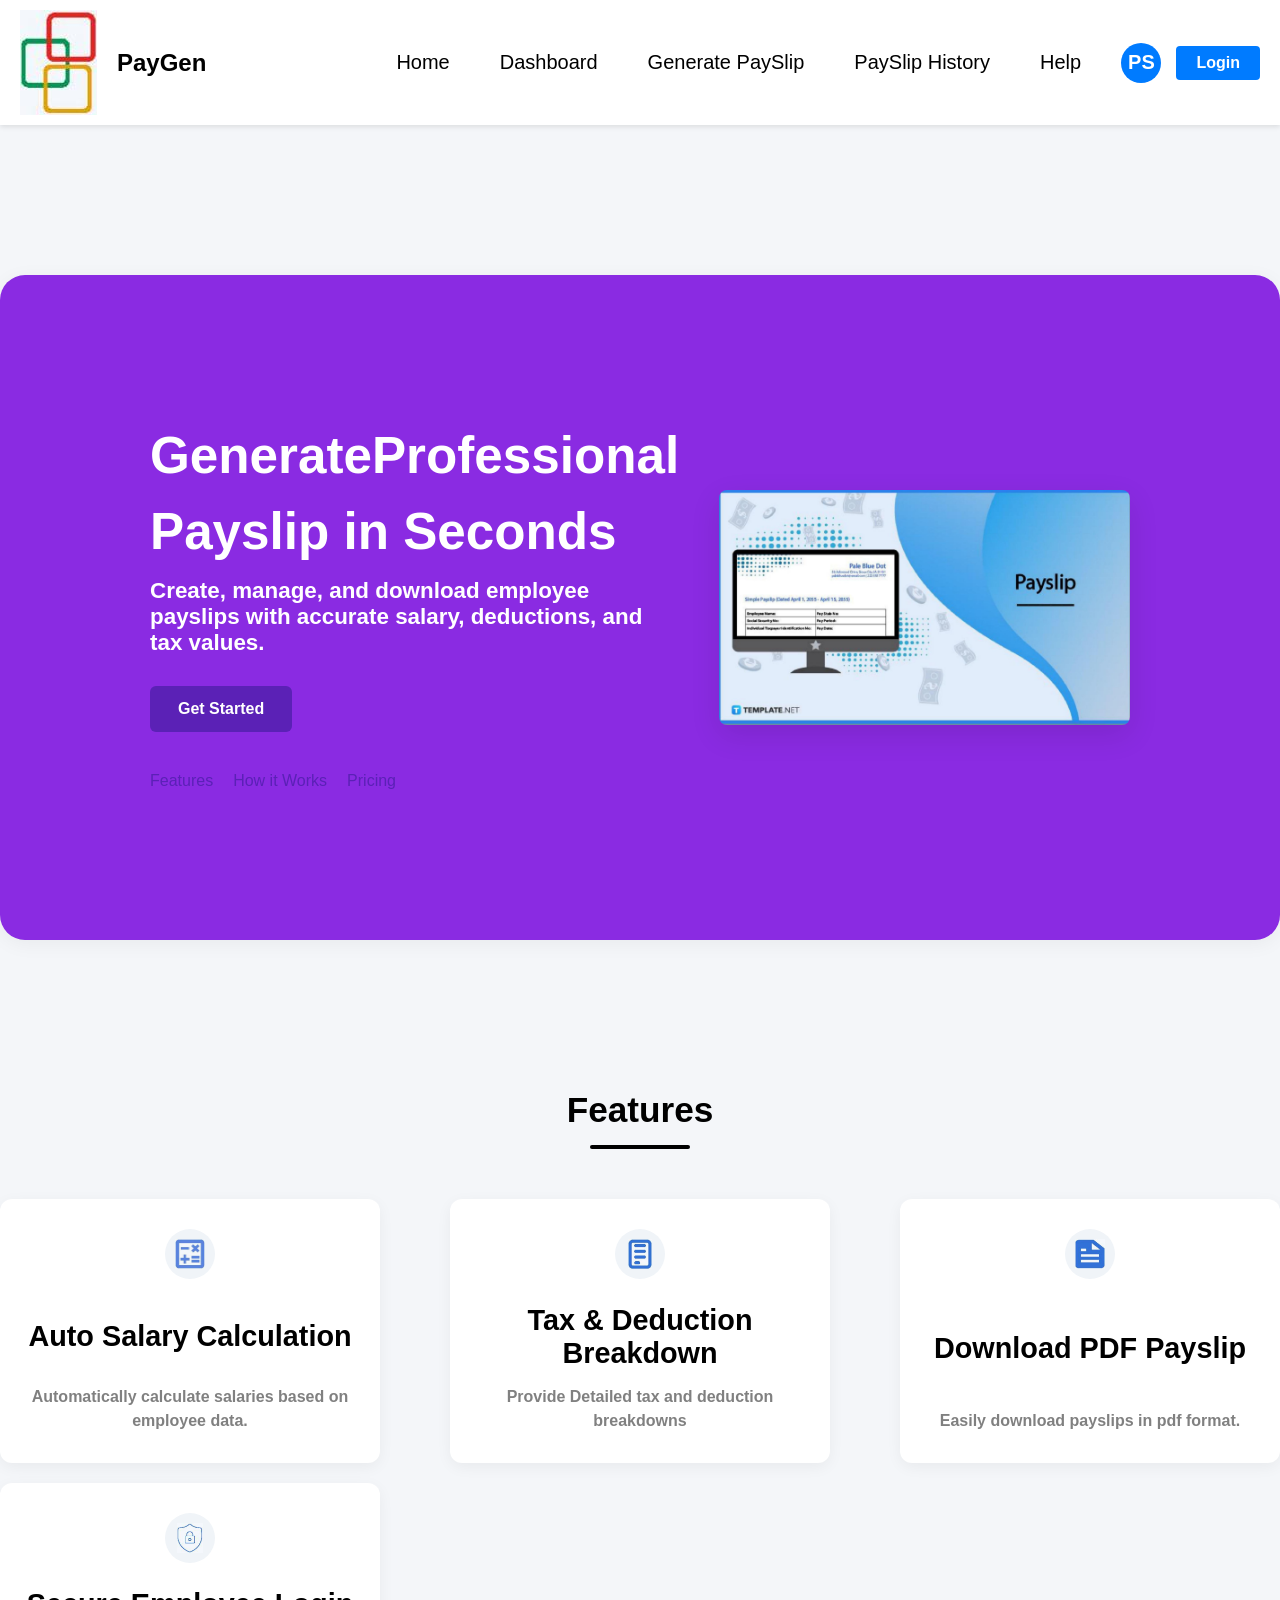
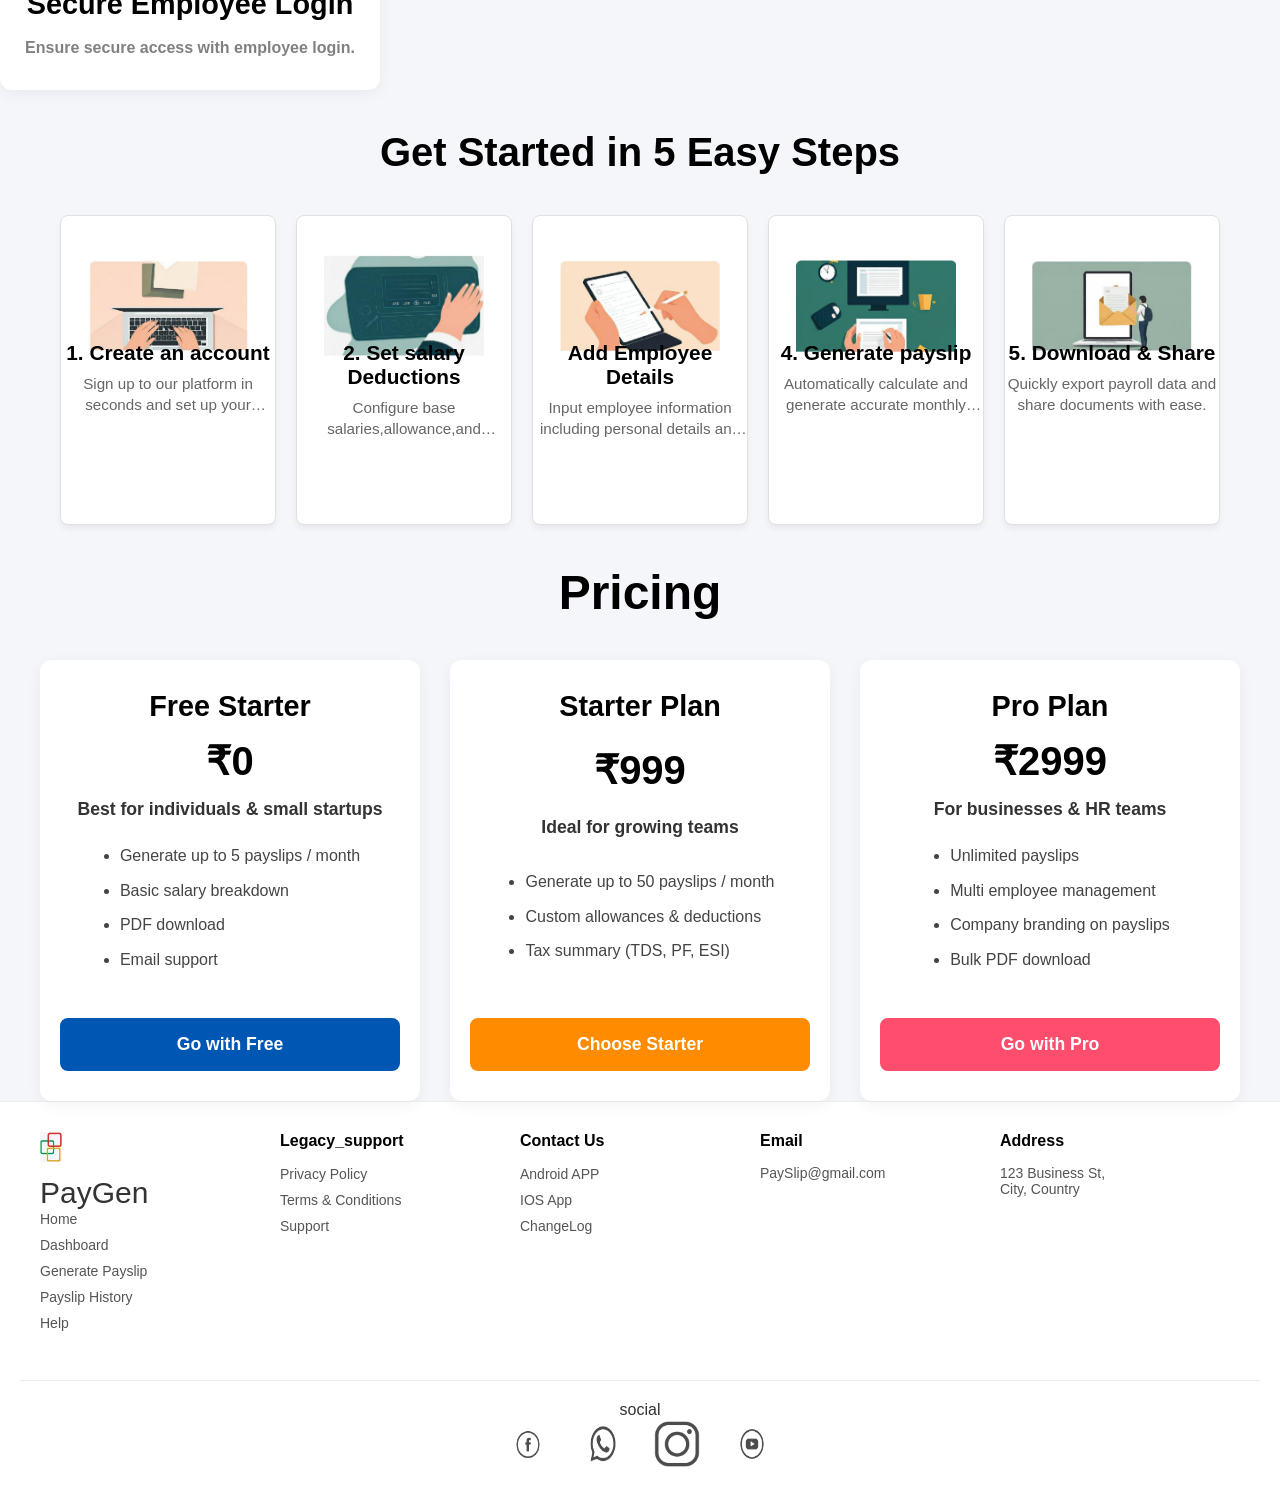
<file: index.html>
<!DOCTYPE html>
<html lang="en">
<head>
    <meta charset="UTF-8">
    <meta name="viewport" content="width=device-width, initial-scale=1.0">
    <title>PayGen - Payroll Management System</title>
    <link rel="stylesheet" href="style.css">
</head>
<body>
<!-- Navbar -->
    <nav>
        <div class="nav-left">
            <div class="logo">

                <img src="logo.jpg" alt="">
                <div class="loco-icon"></div> PayGen
            </div>
            <ul class="nav-links">
                <a  href="index.html">Home</a>
                <a  href="dashboard.html">Dashboard</a>
                <a  href="generatepayslip.html">Generate PaySlip</a>
                <a  href="paysliphistory.html">PaySlip History</a>
                <a  href="help.html">Help</a>
            </ul>
        </div>
        <div class="user-section">
            <div class="profile-icon-nav" onclick="showSection('profile')">PS</div>
            <button class="login-btn" onclick="showSection('login')">Login</button>
            
        </div>
    </nav>
<!-- Login Page -->
    <section id="login" class="container section hidden">
        <div class="box-model">
            <h2 class="login-title">Employee Sign In</h2>
            <form onsubmit="handleLogin(event)">
                <div class="input-group">
                    <label>Employee Login / Email</label>
                    <input type="email" placeholder="Enter email" required>
                </div>
                <div class="input-group">
                    <label>Password</label>
                    <input type="password" placeholder="Enter password" required>
                </div>
                <div class="input-group">
                    <label>Company Name</label>
                    <input type="text" placeholder="Enter Company Name" required>
                </div>
                <button type="submit" class="submit-btn">Login</button>
            </form>
        </div>
    </section>
<!-- Profile Page -->
    <section id="profile" class="container section hidden">
        <div class="profile-wrapper">
            <!-- Profile Top Box -->
            <div class="profile-header">
                <div class="profile-circle">PS</div>
                <div class="profile-header-info">
                    <h2>P.Selvaganesh</h2>
                    <p>Information Technology</p>
                </div>
            </div>
            <!-- Profile Details Form -->
            <form class="profile-form" onsubmit="event.preventDefault(); alert('Profile Updated Successfully!');">
                <div class="form-group">
                    <label>Employee Name</label>
                    <input type="text" value="P.SelvaGanesh" required>
                </div>
                <div class="form-group">
                    <label>Employee ID</label>
                    <input type="text" value="EMP-84920" readonly>
                </div>
                <div class="form-group">
                    <label>Designation</label>
                    <input type="text" value=" Developer" required>
                </div>
                <div class="form-group">
                    <label>Department</label>
                    <input type="text" value="VTS" required>
                </div>
                <div class="form-group">
                    <label>Phone Number</label>
                    <input type="tel" value="+91 98765 43210" required>
                </div>
                <div class="form-group">
                    <label>Email-ID</label>
                    <input type="email" value="pselvag1@paygen.com" required>
                </div>
                <button type="submit" class="update-btn">Update Profile</button>
            </form>
        </div>
    </section>
<section class="payslip-hero">
     <div class="hero-content">
     <h1>GenerateProfessional</h1>
     <h1>Payslip in Seconds</h1>
    <h3>Create, manage, and download employee payslips with accurate salary, deductions, and tax values.</h3>
    
        <a href="#generate" class="cta-button">Get Started</a>

           <!-- Navigation or bottom links -->
    <div class="hero-links">
      <a href="#features">Features</a>
      <a href="#how-it-works">How it Works</a>
      <a href="#pricing">Pricing</a>
    </div>
  </div>

  <div class="hero-image-container">
    <!-- Replace with your image URL -->
    <img src="home.jpg" alt="Payslip Dashboard">
  </div>
</section>
    
           
            
        <!-- Top Heading -->
    <div class="header-container">
        <h1 class="features-heading">Features</h1>
        <div class="heading-line"></div>
    </div>

    <!-- 4-Card Box Model -->
    <div class="cards-wrapper">
        <!-- Card 1 -->
        <div class="card">
            <div class="card-logo">
                <img src="features1.jpg" alt="Calculation Icon">
            </div>
            <h2 class="card-title">Auto Salary Calculation</h2>
            <h2 class="card-description">Automatically calculate salaries based on employee data.</h2>
        </div>

        <!-- Card 2 -->
        <div class="card">
            <div class="card-logo">
                <img src="feature2.jpg" alt="Tax Icon">
            </div>
            <h2 class="card-title">Tax & Deduction Breakdown</h2>
            <h2 class="card-description">Provide Detailed tax and deduction breakdowns</h2>
        </div>

        <!-- Card 3 -->
        <div class="card">
            <div class="card-logo">
                <img src="feature3.jpg" alt="Report Icon">
            </div>
            <h2 class="card-title">Download PDF Payslip</h2>
            <h2 class="card-description">Easily download payslips in pdf format.</h2>
        </div>

        <!-- Card 4 -->
        <div class="card">
            <div class="card-logo">
                <img src="feature4.jpg" alt="Automation Icon">
            </div>
            <h2 class="card-title">Secure Employee Login</h2>
            <h2 class="card-description">Ensure secure access with employee login.</h2>
        </div>
    </div>      
<div class="steps-container">
  <h1 class="steps-heading">Get Started in 5 Easy Steps</h1>
  
  <div class="cards-wrapper">
    <!-- Card 1 -->
    <div class="step-card">
      <div class="card-image-box">
        <!-- Replace 'icon1.png' with your actual image path -->
        <img src="Account1.jpg" alt="Create Account">
      </div>
      <div class="card-content">
        <h3>1. Create an account</h3>
        <p>Sign up to our platform in seconds and set up your workspace.</p>
      </div>
    </div>

    <!-- Card 2 -->
    <div class="step-card">
      <div class="card-image-box">
        <!-- Replace 'icon2.png' with your actual image path -->
        <img src="salary2.jpg" alt="Salary Deductions">
      </div>
      <div class="card-content">
        <h3>2. Set salary Deductions</h3>
        <p>Configure base salaries,allowance,and deduction.</p>
      </div>
    </div>

    <!-- Card 3 -->
    <div class="step-card">
      <div class="card-image-box">
        <!-- Replace 'icon3.png' with your actual image path -->
        <img src="employee3.jpg" alt="Add Employee">
      </div>
      <div class="card-content">
        <h3>Add Employee Details</h3>
        <p>Input employee information including personal details and 
employment terms.</p>
      </div>
    </div>

    <!-- Card 4 -->
    <div class="step-card">
      <div class="card-image-box">
        <!-- Replace 'icon4.png' with your actual image path -->
        <img src="payslip3.jpg" alt="Generate Payslip">
      </div>
      <div class="card-content">
        <h3>4. Generate payslip</h3>
        <p>Automatically calculate and generate accurate monthly payslips.</p>
      </div>
    </div>

    <!-- Card 5 -->
    <div class="step-card">
      <div class="card-image-box">
        <!-- Replace 'icon5.png' with your actual image path -->
        <img src="download4.jpg" alt="Download & Share">
      </div>
      <div class="card-content">
        <h3>5. Download & Share</h3>
        <p>Quickly export payroll data and share documents with ease.</p>
      </div>
    </div>
  </div>
</div>
<h1 class="main-heading">Pricing</h1>
<div class="pricing-container">
        <!-- Card 1: Free Starter -->
        <div class="card card-free1">
            <h2 class="card-title">Free Starter</h2>
            <div class="card-price">₹0</div>
            <p class="card-subheading">Best for individuals & small startups</p>
            <ul class="card-list">
                <li>Generate up to 5 payslips / month</li>
                <li>Basic salary breakdown</li>
                <li>PDF download</li>
                <li>Email support</li>
            </ul>
            <button class="btn btn-free">Go with Free</button>
        </div>
<!-- Card 2: Starter Plan -->
        <div class="card card2-starter">
            <h2 class="card-title">Starter Plan</h2>
            <div class="card-price">₹999</div>
            <p class="card-subheading">Ideal for growing teams</p>
            <ul class="card-list">
                <li>Generate up to 50 payslips / month</li>
                <li>Custom allowances & deductions</li>
                <li>Tax summary (TDS, PF, ESI)</li>
                </ul>
            <button class="btn btn-starter">Choose Starter</button>
        </div>
<!-- Card 3: Pro Plan -->
        <div class="card card3-pro">
            <h2 class="card-title">Pro Plan</h2>
            <div class="card-price">₹2999</div>
            <p class="card-subheading">For businesses & HR teams</p>
            <ul class="card-list">
                <li>Unlimited payslips</li>
                <li>Multi employee management</li>
                <li>Company branding on payslips</li>
                <li>Bulk PDF download</li>
            </ul>
            <button class="btn btn-pro">Go with Pro</button>
        </div>
    </div>
<footer class="footer">
        <div class="footer-container">
            <!-- Col 1: Logo & Links -->
            <div class="footer-col">
                <img src="logo.jpg" alt="Logo" class="mini-logo">
                <div class="PayGen">PayGen</div>
                <ul>
                    <li><a href="#">Home</a></li>
                    <li><a href="#">Dashboard</a></li>
                    <li><a href="#">Generate Payslip</a></li>
                    <li><a href="#">Payslip History</a></li>
                    <li><a href="#">Help</a></li>
                </ul>
            </div>

            <!-- Col 2: Legacy Support -->
            <div class="footer-col">
                <h4>Legacy_support</h4>
                <ul>
                    <li><a href="#">Privacy Policy</a></li>
                    <li><a href="#">Terms & Conditions</a></li>
                    <li><a href="#">Support</a></li>
                </ul>
            </div>

            <!-- Col 3: Apps & Info -->
            <div class="footer-col">
                <h4>Contact Us</h4>
                <ul>
                    <li><a href="#">Android APP</a></li>
                    <li><a href="#">IOS App</a></li>
                    <li><a href="#">ChangeLog</a></li>
                </ul>
            </div>

            <!-- Col 4: Email -->
            <div class="footer-col">
                <h4>Email</h4>
                <p>PaySlip@gmail.com</p>
            </div>

            <!-- Col 5: Address -->
            <div class="footer-col">
                <h4>Address</h4>
                <p>123 Business St,<br>City, Country</p>
            </div>
        </div>

        <!-- Social Media Section (Center) -->
        <div class="footer-social">
            <div class="social">social</div>
            <a href="#"><img src="Facebook.png" alt="Facebook" class="social-icon"></a>
            <a href="#"><img src="whatsapp3.png" alt="Whatsapp" class="social-icon"></a>
            <a href="#"><img src="instagram.png" alt="Instagram" class="social-icon"></a>
            <a href="#"><img src="youtube2.png" alt="Youtube" class="social-icon"></a>
        </div>
    </footer>
<script src="script.js"></script>

</body>
</html>










 





    


  

    
             

    <script src="script.js"></script>
</body>
</html>
</file>
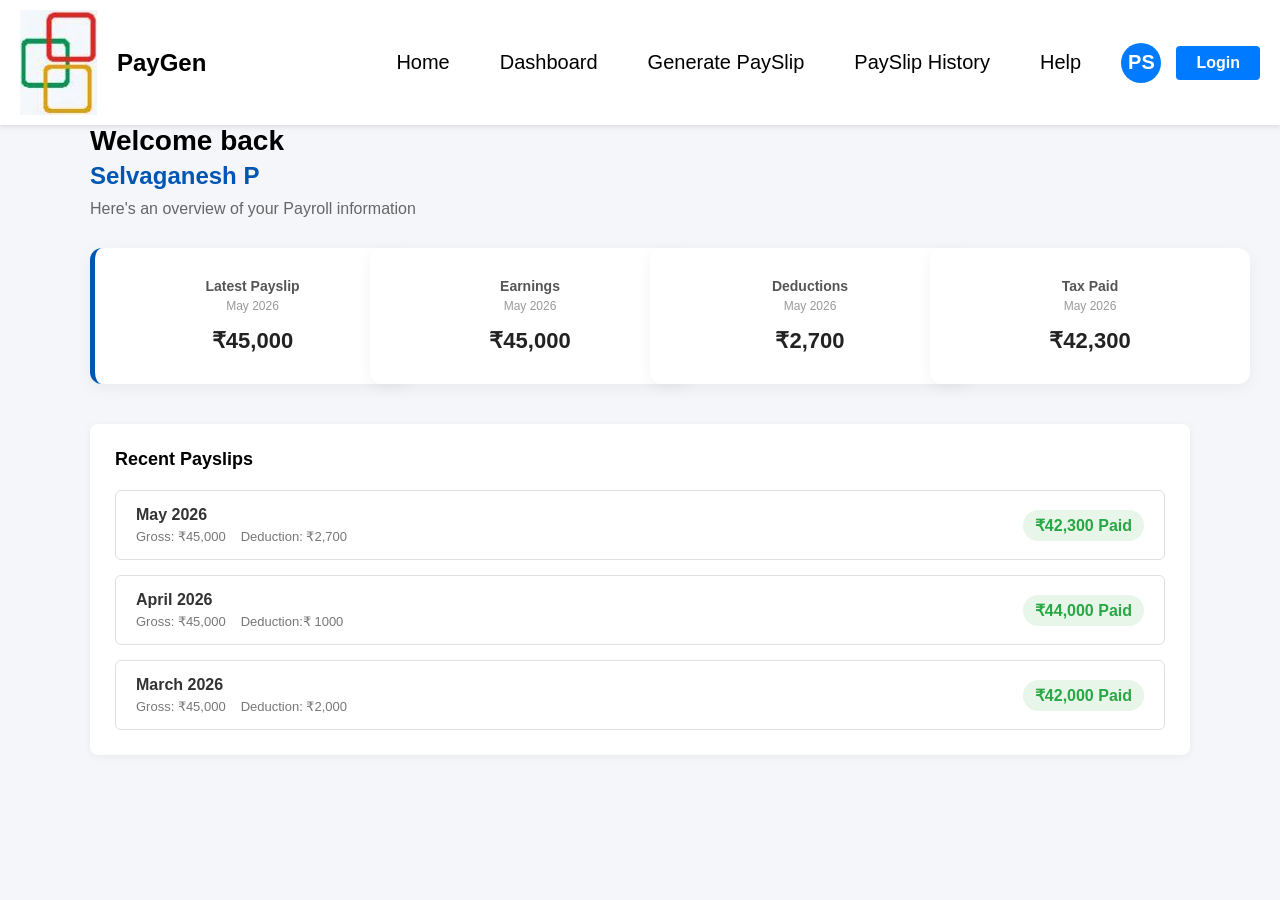
<file: dashboard.html>
<!DOCTYPE html>
<html lang="en">
<head>
    <meta charset="UTF-8">
    <meta name="viewport" content="width=device-width, initial-scale=1.0">
    <title>PayGen - Payroll Management System</title>
    <link rel="stylesheet" href="style.css">
</head>
<body>
<!-- Navbar -->
    <nav>
        <div class="nav-left">
            <div class="logo">

                <img src="logo.jpg" alt="">
                <div class="loco-icon"></div> PayGen
            </div>
            <ul class="nav-links">
                <a  href="index.html">Home</a>
                <a  href="dashboard.html">Dashboard</a>
                <a  href="generatepayslip.html">Generate PaySlip</a>
                <a  href="paysliphistory.html">PaySlip History</a>
                <a  href="Help.html">Help</a>
            </ul>
        </div>
        <div class="user-section">
            <div class="profile-icon-nav" onclick="showSection('profile')">PS</div>
            <button class="login-btn" onclick="showSection('login')">Login</button>
           
        </div>
    </nav>
<div class="dashboard-container">
        <!-- Left Side Header Info -->
        <header class="dashboard-header">
            <h1 class="welcome-text">Welcome back</h1>
            <h2 class="user-name">Selvaganesh P</h2>
            <p class="overview-text">Here's an overview of your Payroll information</p>
        </header>

        <!-- 4 Cards Row -->
        <section class="cards-grid">
            <div class="card latest-payslip-card">
                <h3>Latest Payslip</h3>
                <p class="card-meta">May 2026</p>
                <div class="card-value">₹45,000</div>
            </div>
            <div class="card">
                <h3>Earnings</h3>
                <p class="card-meta">May 2026</p>
                <div class="card-value">₹45,000</div>
            </div>
            <div class="card">
                <h3> Deductions</h3>
                <p class="card-meta">May 2026</p>
                <div class="card-value">₹2,700</div>
            </div>
            <div class="card">
                <h3>Tax Paid</h3>
                <p class="card-meta">May 2026</p>
                <div class="card-value">₹42,300</div>
            </div>
        </section>

        <!-- Recent Payslips Section (Full Box Model) -->
        <section class="recent-payslips-container">
            <h3>Recent Payslips</h3>
            
            <!-- Box 1 -->
            <div class="payslip-row-box">
                <div class="left-content">
                    <span class="month-label">May 2026</span>
                    <div class="breakdown-grey">
                        <span>Gross: ₹45,000</span>
                        <span>Deduction: ₹2,700</span>
                    </div>
                </div>
                <div class="right-content">
                    <span class="status-paid">₹42,300 Paid</span>
                </div>
            </div>

            <!-- Box 2 -->
            <div class="payslip-row-box">
                <div class="left-content">
                    <span class="month-label">April 2026</span>
                    <div class="breakdown-grey">
                        <span>Gross: ₹45,000</span>
                        <span>Deduction:₹ 1000</span>
                    </div>
                </div>
                <div class="right-content">
                    <span class="status-paid">₹44,000 Paid</span>
                </div>
            </div>

            <!-- Box 3 -->
            <div class="payslip-row-box">
                <div class="left-content">
                    <span class="month-label">March 2026</span>
                    <div class="breakdown-grey">
                        <span>Gross: ₹45,000</span>
                        <span>Deduction: ₹2,000</span>
                    </div>
                </div>
                <div class="right-content">
                    <span class="status-paid">₹42,000 Paid</span>
                </div>
            </div>
        </section>

        






      <script src="script.js"></script>

    </body>
    </html>
</file>
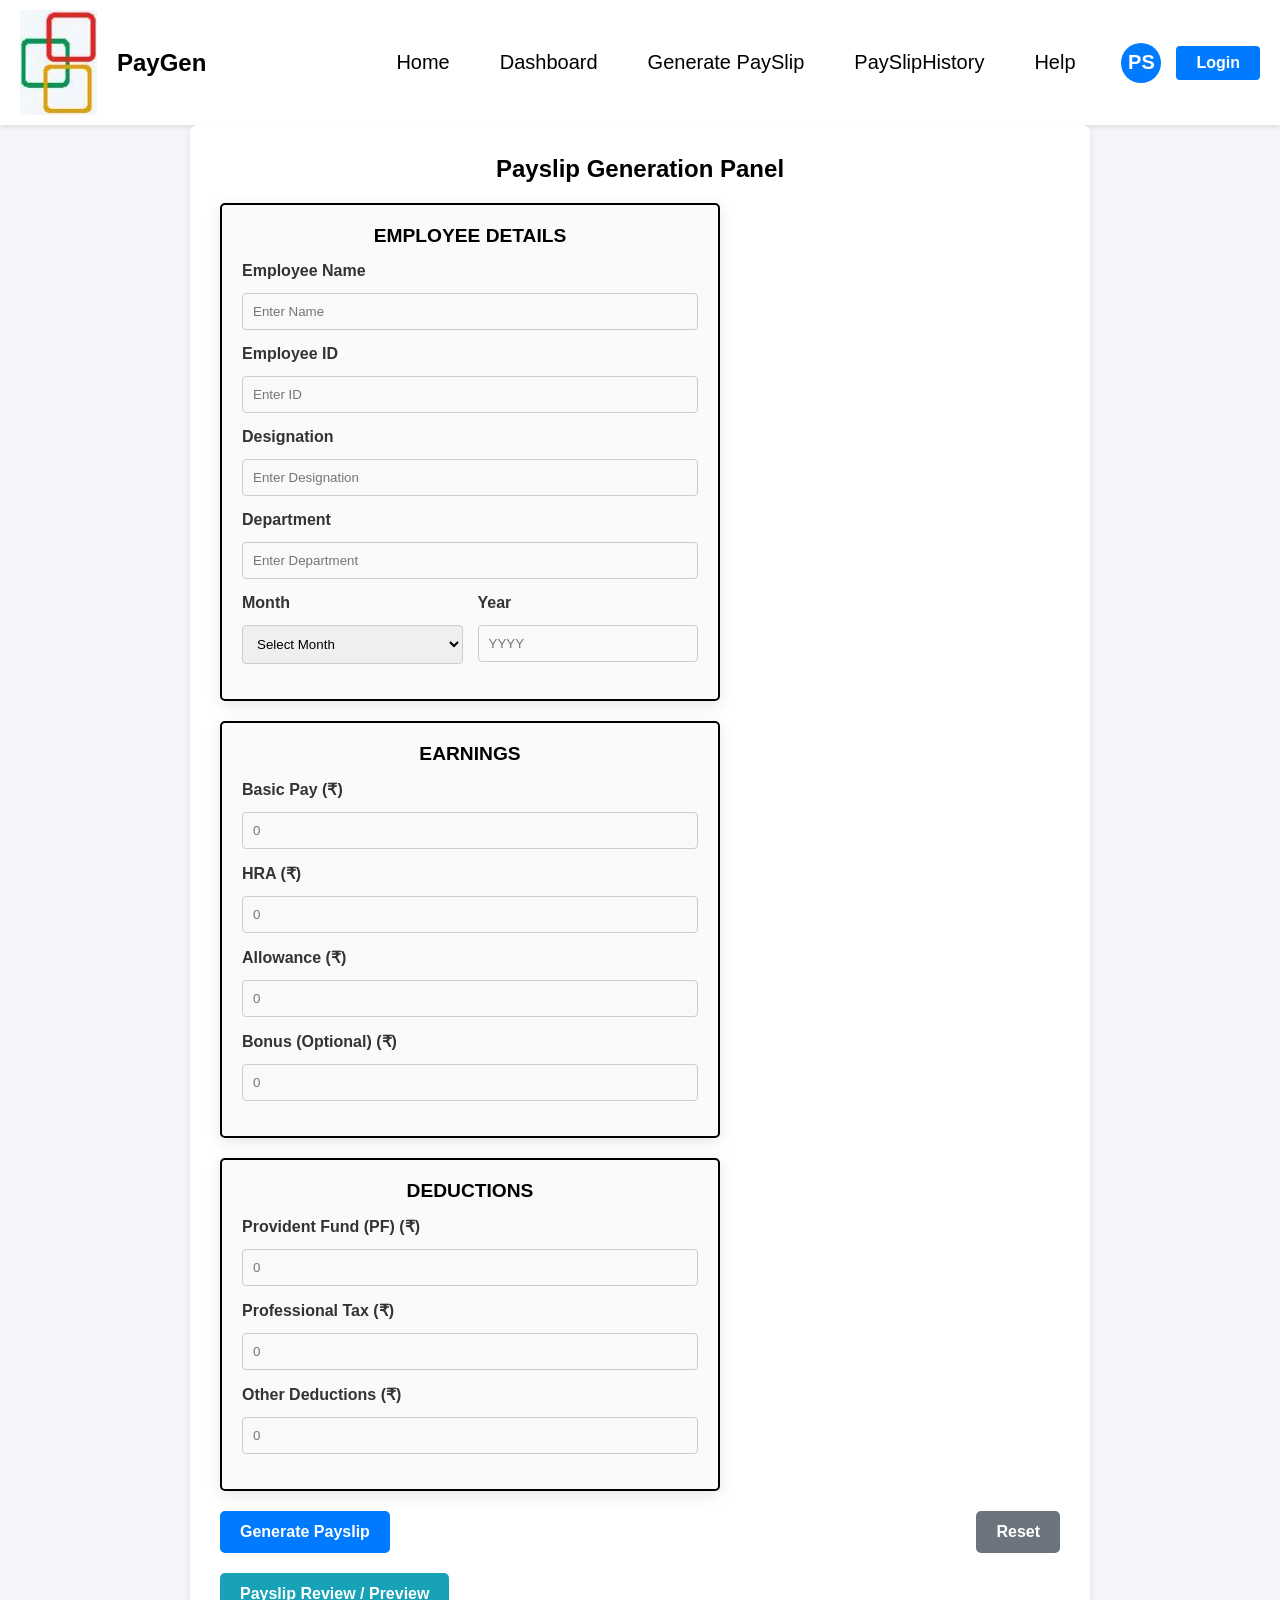
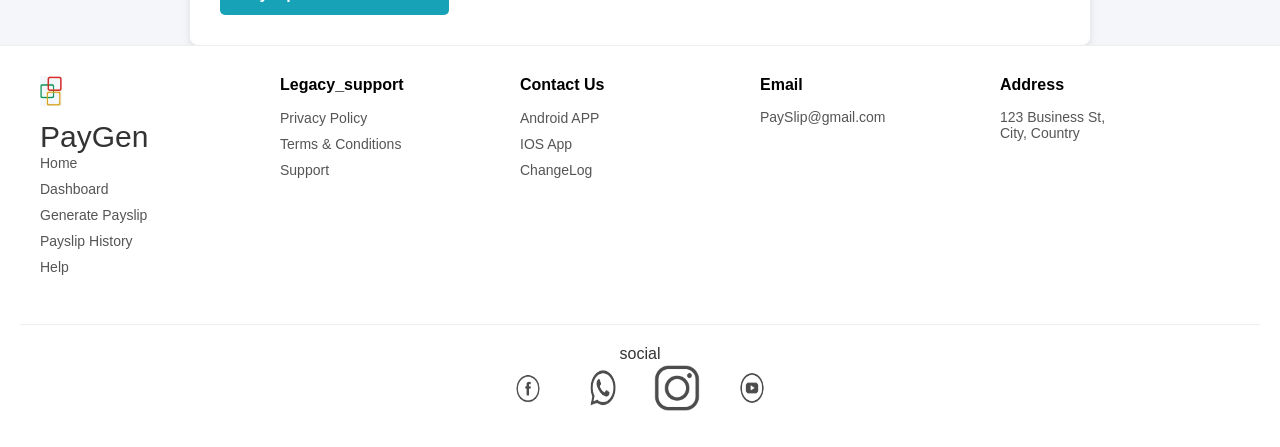
<file: generatepayslip.html>
<!DOCTYPE html>
<html lang="en">
<head>
    <meta charset="UTF-8">
    <meta name="viewport" content="width=device-width, initial-scale=1.0">
    <title>PayGen - Payroll Management System</title>
    <link rel="stylesheet" href="style.css">
</head>
<body>
<!-- Navbar -->
    <nav>
        <div class="nav-left">
            <div class="logo">


                <img src="logo.jpg" alt="">
                <div class="loco-icon"></div> PayGen
            </div>
            <ul class="nav-links">
                <a  href="index.html">Home</a>
                <a  href="dashboard.html">Dashboard</a>
                <a  href="generatepayslip.html">Generate PaySlip</a>
                <a  href="paysliphistory.html">PaySlipHistory</a>
                <a  href="help.html">Help</a>
            </ul>
        </div>
        <div class="user-section">
            <div class="profile-icon-nav" onclick="showSection('profile')">PS</div>
            <button class="login-btn" onclick="showSection('login')">Login</button>
          
        </div>
    </nav>
<!-- Page 1: Generation Dashboard -->
    <div id="generation-page" class="page active">
        <h2 style="text-align: center; margin-bottom: 20px;">Payslip Generation Panel</h2>

        <form id="payslip-form">
            <!-- 1. Employee Details -->
            <div class="box-model">
                <div class="box-header">Employee Details</div>
                <div class="form-group">
                    <label>Employee Name</label>
                    <input type="text" id="emp-name" placeholder="Enter Name" required>
                </div>
                <div class="form-group">
                    <label>Employee ID</label>
                    <input type="text" id="emp-id" placeholder="Enter ID" required>
                </div>
                <div class="form-group">
                    <label>Designation</label>
                    <input type="text" id="emp-designation" placeholder="Enter Designation" required>
                </div>
                <div class="form-group">
                    <label>Department</label>
                    <input type="text" id="emp-department" placeholder="Enter Department" required>
                </div>
                <div class="form-row">
                    <div class="form-group">
                        <label>Month</label>
                        <select id="emp-month" required>
                            <option value="">Select Month</option>
                            <option value="January">January</option>
                            <option value="February">February</option>
                            <option value="March">March</option>
                            <option value="April">April</option>
                            <option value="May">May</option>
                            <option value="June">June</option>
                            <option value="July">July</option>
                            <option value="August">August</option>
                            <option value="September">September</option>
                            <option value="October">October</option>
                            <option value="November">November</option>
                            <option value="December">December</option>
                        </select>
                    </div>
                    <div class="form-group">
                        <label>Year</label>
                        <input type="number" id="emp-year" placeholder="YYYY" required>
                    </div>
                </div>
            </div>

            <!-- 2. Earnings -->
            <div class="box-model">
                <div class="box-header">Earnings</div>
                <div class="form-group">
                    <label>Basic Pay (₹)</label>
                    <input type="number" id="basic-pay" placeholder="0" required>
                </div>
                <div class="form-group">
                    <label>HRA (₹)</label>
                    <input type="number" id="hra" placeholder="0" required>
                </div>
                <div class="form-group">
                    <label>Allowance (₹)</label>
                    <input type="number" id="allowance" placeholder="0" required>
                </div>
                <div class="form-group">
                    <label>Bonus (Optional) (₹)</label>
                    <input type="number" id="bonus" placeholder="0">
                </div>
            </div>

            <!-- 3. Deductions -->
            <div class="box-model">
                <div class="box-header">Deductions</div>
                <div class="form-group">
                    <label>Provident Fund (PF) (₹)</label>
                    <input type="number" id="pf" placeholder="0" required>
                </div>
                <div class="form-group">
                    <label>Professional Tax (₹)</label>
                    <input type="number" id="pt" placeholder="0" required>
                </div>
                <div class="form-group">
                    <label>Other Deductions (₹)</label>
                    <input type="number" id="other-deduction" placeholder="0">
                </div>
            </div>

            <!-- Actions -->
            <div class="action-buttons">
                <button type="submit" class="btn-primary" id="btn-generate">Generate Payslip</button>
                <button type="button" class="btn-secondary" id="btn-reset">Reset</button>
            </div>
        </form>
        
        <div class="action-buttons" style="margin-top: 20px;">
            <button type="button" class="btn-info" id="btn-preview-nav">Payslip Review / Preview</button>
        </div>
    </div>

    <!-- Page 2: Payslip Preview -->
    <div id="preview-page" class="page">
        <div id="alert-box" class="alert-hidden">Payslip downloaded successfully!</div>
        
        <h3 id="ready-status" style="text-align: center; color: #333;">Your Payslip is ready!</h3>

        <div class="box-model full-width-layout" id="printable-area">
            <!-- Header -->
            <div class="box-header">EMPLOYEE PAYSLIP</div>
            
            <div class="payslip-section">
                <h4>Employee Details</h4>
                <p><strong>Name:</strong> <span id="span-name"></span></p>
                <p><strong>Employee ID:</strong> <span id="span-id"></span></p>
                <p><strong>Designation:</strong> <span id="span-designation"></span></p>
                <p><strong>Department:</strong> <span id="span-department"></span></p>
                <p><strong>Month & Year:</strong> <span id="span-month-year"></span></p>
            </div>

            <hr>

            <div class="payslip-section">
                <h4>Earnings</h4>
                <p>Basic Pay: ₹<span id="span-basic"></span></p>
                <p>HRA: ₹<span id="span-hra"></span></p>
                <p>Allowance: ₹<span id="span-allowance"></span></p>
                <p>Bonus: ₹<span id="span-bonus"></span></p>
                <p><strong>Gross Earnings: ₹<span id="span-gross"></span></strong></p>
            </div>

            <hr>

            <div class="payslip-section">
                <h4>Deductions</h4>
                <p>Provident Fund (PF): ₹<span id="span-pf"></span></p>
                <p>Professional Tax: ₹<span id="span-pt"></span></p>
                <p>Other Deductions: ₹<span id="span-other-deduction"></span></p>
                <p><strong>Total Deductions: ₹<span id="span-total-deductions"></span></strong></p>
            </div>

            <hr>

            <div class="payslip-section netpay-section">
                <h4>Net Pay: <span id="span-netpay">₹0</span></h4>
            </div>
        </div>

        <!-- Preview Page Controls -->
        <div class="action-buttons" style="margin-top: 20px;">
            <button class="btn-primary" id="btn-view">View Layout</button>
            <button class="btn-success" id="btn-download">Download</button>
            <button class="btn-info" id="btn-print">Print</button>
            <button class="btn-secondary" id="btn-share">Share</button>
        </div>

        <div class="action-buttons" style="margin-top: 20px;">
            <button class="btn-secondary" id="btn-back">Back to Generate</button>
        </div>
    </div>
<footer class="footer">
        <div class="footer-container">
            <!-- Col 1: Logo & Links -->
            <div class="footer-col">
                <img src="logo.jpg" alt="Logo" class="mini-logo">
                <div class="PayGen">PayGen</div>
                <ul>
                    <li><a href="#">Home</a></li>
                    <li><a href="#">Dashboard</a></li>
                    <li><a href="#">Generate Payslip</a></li>
                    <li><a href="#">Payslip History</a></li>
                    <li><a href="#">Help</a></li>
                </ul>
            </div>

            <!-- Col 2: Legacy Support -->
            <div class="footer-col">
                <h4>Legacy_support</h4>
                <ul>
                    <li><a href="#">Privacy Policy</a></li>
                    <li><a href="#">Terms & Conditions</a></li>
                    <li><a href="#">Support</a></li>
                </ul>
            </div>

            <!-- Col 3: Apps & Info -->
            <div class="footer-col">
                <h4>Contact Us</h4>
                <ul>
                    <li><a href="#">Android APP</a></li>
                    <li><a href="#">IOS App</a></li>
                    <li><a href="#">ChangeLog</a></li>
                </ul>
            </div>

            <!-- Col 4: Email -->
            <div class="footer-col">
                <h4>Email</h4>
                <p>PaySlip@gmail.com</p>
            </div>

            <!-- Col 5: Address -->
            <div class="footer-col">
                <h4>Address</h4>
                <p>123 Business St,<br>City, Country</p>
            </div>
        </div>

        <!-- Social Media Section (Center) -->
        <div class="footer-social">
            <div class="social">social</div>
            <a href="#"><img src="Facebook.png" alt="Facebook" class="social-icon"></a>
            <a href="#"><img src="whatsapp3.png" alt="Whatsapp" class="social-icon"></a>
            <a href="#"><img src="instagram.png" alt="Instagram" class="social-icon"></a>
            <a href="#"><img src="youtube2.png" alt="Youtube" class="social-icon"></a>
        </div>
    </footer>




    <script src="script.js"></script>

    </body>
    </html>
</file>
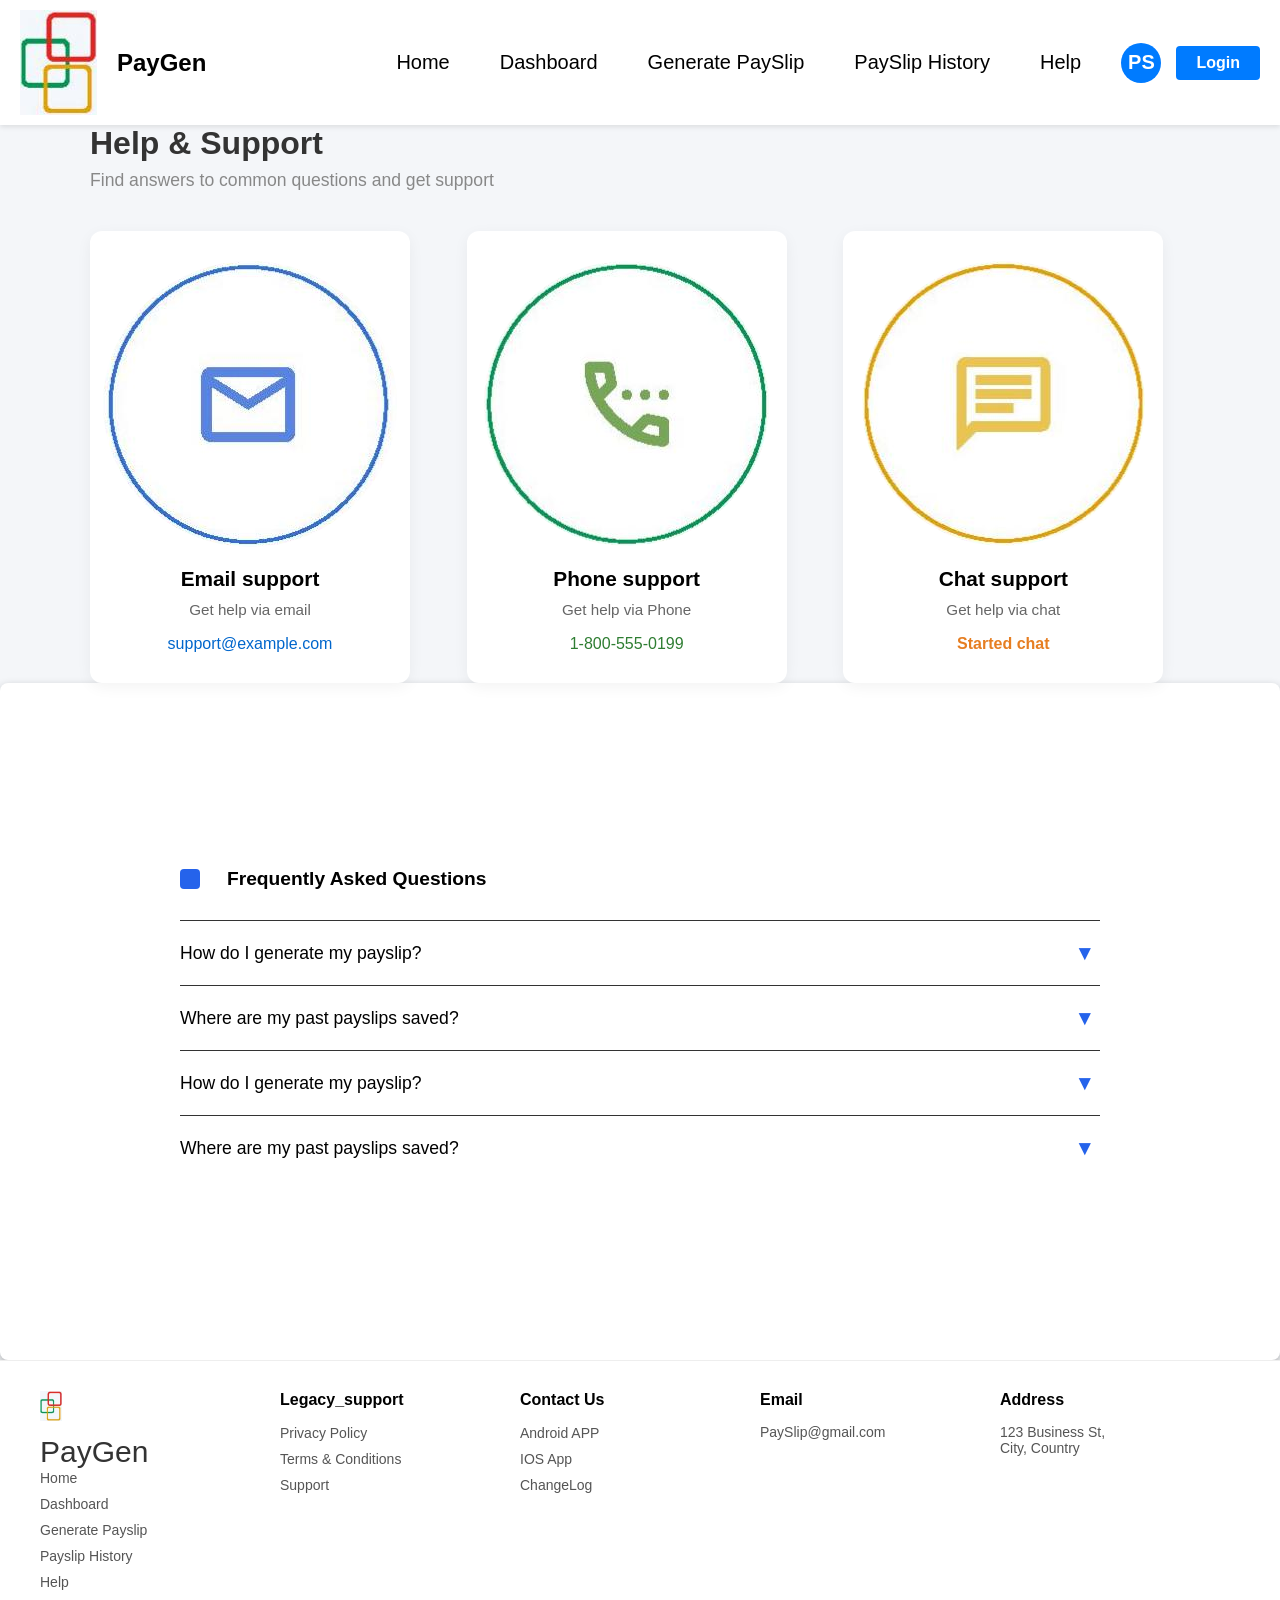
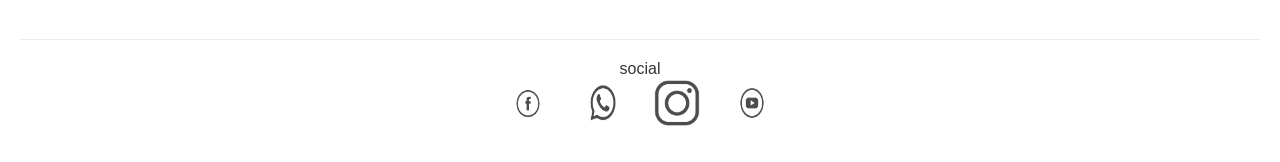
<file: help.html>
<!DOCTYPE html>
<html lang="en">
<head>
    <meta charset="UTF-8">
    <meta name="viewport" content="width=device-width, initial-scale=1.0">
    <title>PayGen - Payroll Management System</title>
    <link rel="stylesheet" href="style.css">
</head>
<body>
<!-- Navbar -->
    <nav>
        <div class="nav-left">
            <div class="logo">
                <img src="logo.jpg" alt="">
                <div class="loco-icon"></div> PayGen
            </div>
            <ul class="nav-links">
                <a  href="index.html">Home</a>
                <a  href="dashboard.html">Dashboard</a>
                <a  href="generatepayslip.html">Generate PaySlip</a>
                <a  href="paysliphistory.html">PaySlip History</a>
                <a  href="help.html">Help</a>
            </ul>
        </div>
        <div class="user-section">
            <div class="profile-icon-nav" onclick="showSection('profile')">PS</div>
            <button class="login-btn" onclick="showSection('login')">Login</button>
           
        </div>
    </nav>
<section class="help-section">
        <!-- Top Left Section -->
        <div class="help-header">
            <h2>Help & Support</h2>
            <p>Find answers to common questions and get support</p>
        </div>

        <!-- 3-Card Box Model Layout -->
        <div class="cards-container">
            
            <!-- Card 1: Email Support -->
            <div class="card">
                <div class="card-image">
                    <img src="mail.jpg" alt="Email Support">
                </div>
                <div class="card-content">
                    <h3>Email support</h3>
                    <p>Get help via email</p>
                    <a href="mailto:support@example.com" class="email-link">support@example.com</a>
                </div>
            </div>

            <!-- Card 2: Phone Support -->
            <div class="card">
                <div class="card-image">
                    <img src="phone.jpg" alt="Phone Support">
                </div>
                <div class="card-content">
                    <h3>Phone support</h3>
                    <p>Get help via Phone</p>
                    <a href="tel:+18005550199" class="phone-link">1-800-555-0199</a>
                </div>
            </div>

            <!-- Card 3: Chat Support -->
            <div class="card">
                <div class="card-image">
                    <img src="chat.jpg" alt="Chat Support">
                </div>
                <div class="card-content">
                    <h3>Chat support</h3>
                    <p>Get help via chat</p>
                    <a href="#" class="chat-link">Started chat</a>
                </div>
            </div>

        </div>
    </section>
 <!-- Black Container Box Model -->
    <div class="faq-container">
        
        <!-- Header Section -->
        <div class="faq-header">
            <!-- Left mini blue box -->
            <div class="mini-blue-box"></div>
            <!-- Frequently Asked Questions Black Text -->
            <h2 class="faq-title">Frequently Asked Questions</h2>
        </div>

        <!-- FAQ Item Block -->
        <div class="faq-item">
            <div class="faq-question-row">
                <!-- Down in next-line Question text -->
                <span class="question-text">How do I generate my payslip?</span>
                <!-- Right side down-arrow button -->
                <button class="arrow-btn" onclick="toggleAnswer(this)">▼</button>
            </div>
            <!-- Answer container shown directly below on click -->
            <div class="faq-answer">
                Go to the Payroll tab in your dashboard, select the current month, and click the "Generate Payslip" button to download your document.
            </div>
        </div>

        <!-- Additional FAQ Item Block for testing -->
        <div class="faq-item">
            <div class="faq-question-row">
                <span class="question-text">Where are my past payslips saved?</span>
                <button class="arrow-btn" onclick="toggleAnswer(this)">▼</button>
            </div>
            <div class="faq-answer">
                All generated files are safely stored under the "History" section inside your profile portal.
            </div>
        </div>
    <!-- FAQ Item Block -->
        <div class="faq-item">
            <div class="faq-question-row">
                <!-- Down in next-line Question text -->
                <span class="question-text">How do I generate my payslip?</span>
                <!-- Right side down-arrow button -->
                <button class="arrow-btn" onclick="toggleAnswer(this)">▼</button>
            </div>
            <!-- Answer container shown directly below on click -->
            <div class="faq-answer">
                Go to the Payroll tab in your dashboard, select the current month, and click the "Generate Payslip" button to download your document.
            </div>
        </div>

        <!-- Additional FAQ Item Block for testing -->
        <div class="faq-item">
            <div class="faq-question-row">
                <span class="question-text">Where are my past payslips saved?</span>
                <button class="arrow-btn" onclick="toggleAnswer(this)">▼</button>
            </div>
            <div class="faq-answer">
                All generated files are safely stored under the "History" section inside your profile portal.
            </div>
        </div>

    </div>
<footer class="footer">
        <div class="footer-container">
            <!-- Col 1: Logo & Links -->
            <div class="footer-col">
                <img src="logo.jpg" alt="Logo" class="mini-logo">
                <div class="PayGen">PayGen</div>
                <ul>
                    <li><a href="#">Home</a></li>
                    <li><a href="#">Dashboard</a></li>
                    <li><a href="#">Generate Payslip</a></li>
                    <li><a href="#">Payslip History</a></li>
                    <li><a href="#">Help</a></li>
                </ul>
            </div>

            <!-- Col 2: Legacy Support -->
            <div class="footer-col">
                <h4>Legacy_support</h4>
                <ul>
                    <li><a href="#">Privacy Policy</a></li>
                    <li><a href="#">Terms & Conditions</a></li>
                    <li><a href="#">Support</a></li>
                </ul>
            </div>

            <!-- Col 3: Apps & Info -->
            <div class="footer-col">
                <h4>Contact Us</h4>
                <ul>
                    <li><a href="#">Android APP</a></li>
                    <li><a href="#">IOS App</a></li>
                    <li><a href="#">ChangeLog</a></li>
                </ul>
            </div>

            <!-- Col 4: Email -->
            <div class="footer-col">
                <h4>Email</h4>
                <p>PaySlip@gmail.com</p>
            </div>

            <!-- Col 5: Address -->
            <div class="footer-col">
                <h4>Address</h4>
                <p>123 Business St,<br>City, Country</p>
            </div>
        </div>

        <!-- Social Media Section (Center) -->
        <div class="footer-social">
            <div class="social">social</div>
            <a href="#"><img src="Facebook.png" alt="Facebook" class="social-icon"></a>
            <a href="#"><img src="whatsapp3.png" alt="Whatsapp" class="social-icon"></a>
            <a href="#"><img src="instagram.png" alt="Instagram" class="social-icon"></a>
            <a href="#"><img src="youtube2.png" alt="Youtube" class="social-icon"></a>
        </div>
    </footer>
<script src="script.js"></script>

    </body>
    </html>
</file>
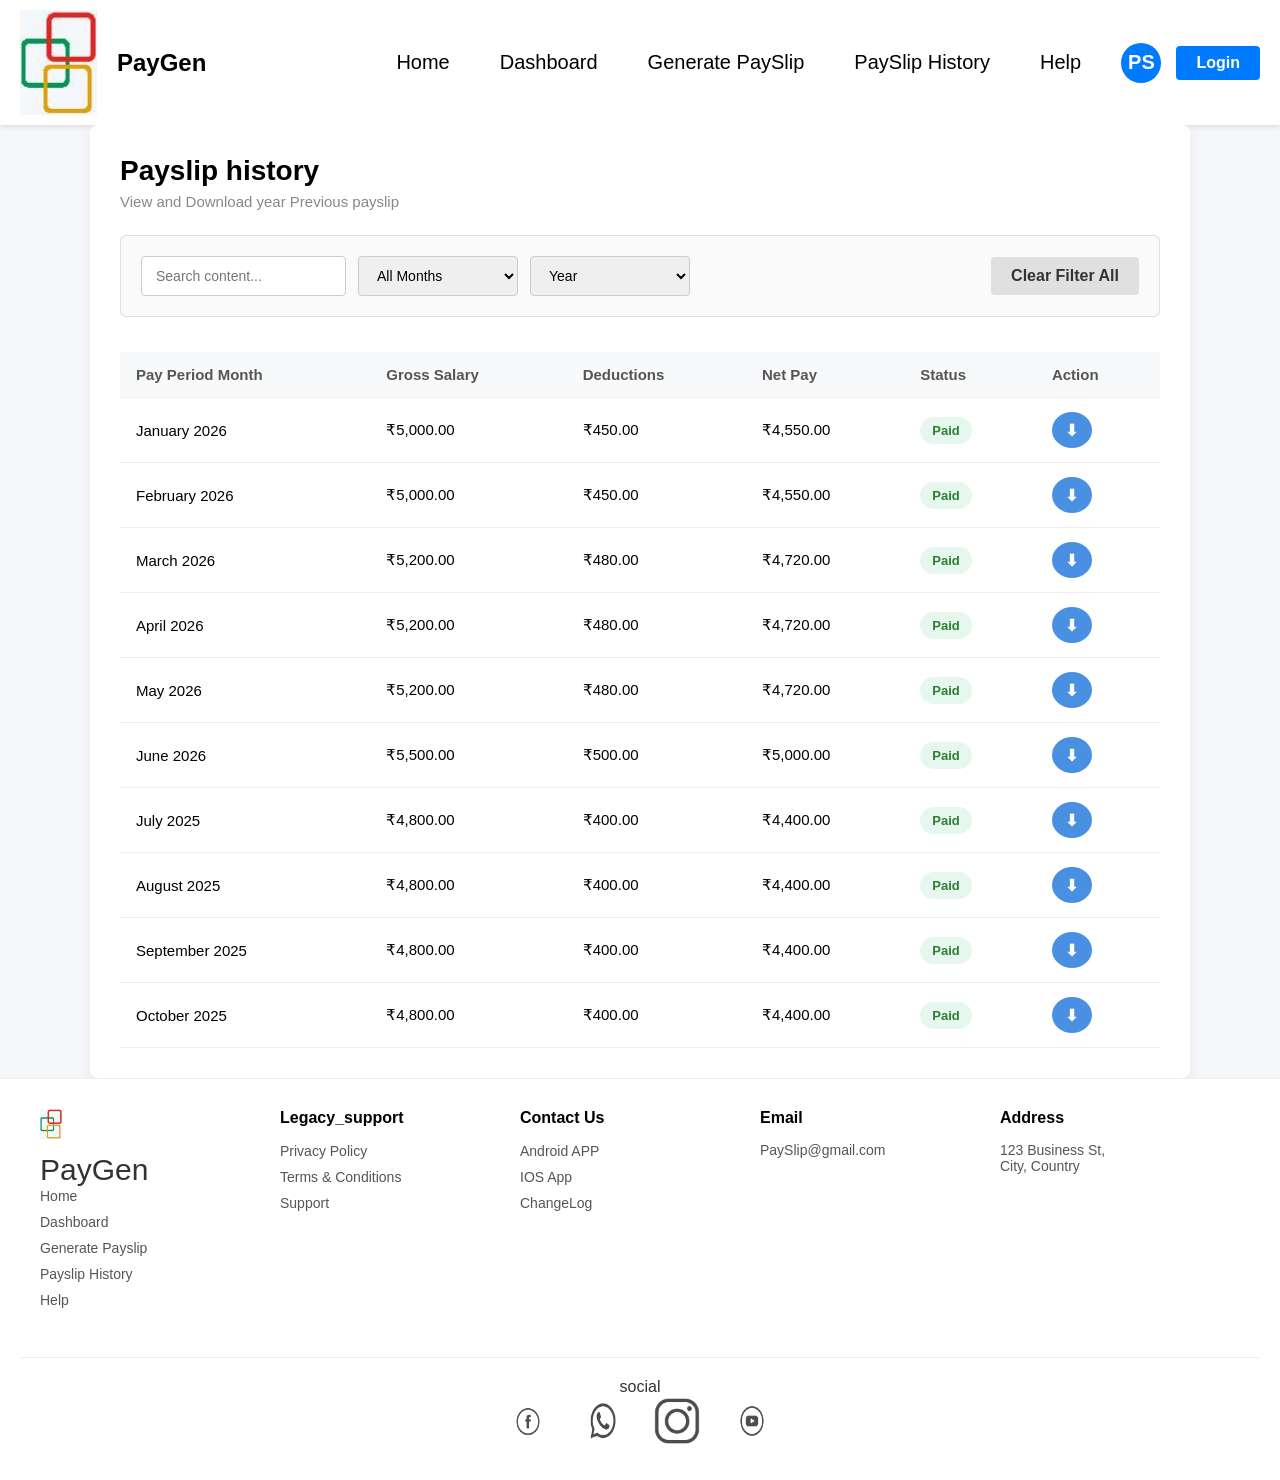
<file: paysliphistory.html>
<!DOCTYPE html>
<html lang="en">
<head>
    <meta charset="UTF-8">
    <meta name="viewport" content="width=device-width, initial-scale=1.0">
    <title>PayGen - Payroll Management System</title>
    <link rel="stylesheet" href="style.css">
</head>
<body>
<!-- Navbar -->
    <nav>
        <div class="nav-left">
            <div class="logo">

                <img src="logo.jpg" alt="">
                <div class="loco-icon"></div> PayGen
            </div>
            <ul class="nav-links">
                <a  href="index.html">Home</a>
                <a  href="dashboard.html">Dashboard</a>
                <a  href="generatepayslip.html">Generate PaySlip</a>
                <a  href="paysliphistory.html">PaySlip History</a>
                <a  href="help.html">Help</a>
            </ul>
        </div>
        <div class="user-section">
            <div class="profile-icon-nav" onclick="showSection('profile')">PS</div>
            <button class="login-btn" onclick="showSection('login')">Login</button>
            
        </div>
    </nav>

<div class="payslip-container">
        <!-- Header Section -->
        <h2 class="history-title">Payslip history</h2>
        <p class="history-subtitle">View and Download year Previous payslip</p>

        <!-- Search and Filter Box Model -->
        <div class="filter-box">
            <div class="filter-group">
                <input type="text" id="searchBar" placeholder="Search content...">
                
                <select id="monthFilter">
                    <option value="">All Months</option>
                    <option value="January">January</option>
                    <option value="February">February</option>
                    <option value="March">March</option>
                    <option value="April">April</option>
                    <option value="May">May</option>
                    <option value="June">June</option>
                    <option value="July">July</option>
                    <option value="August">August</option>
                    <option value="September">September</option>
                    <option value="October">October</option>
                    <option value="November">November</option>
                    <option value="December">December</option>
                </select>

                <select id="yearFilter">
                    <option value="">Year</option>
                    <option value="2026">2026</option>
                    <option value="2025">2025</option>
                </select>
            </div>
            <button id="clearBtn" class="clear-button">Clear Filter All</button>
        </div>
<!-- Payslip Data Table -->
        <div class="table-responsive">
            <table class="payslip-table">
                <thead>
                    <tr>
                        <th>Pay Period Month</th>
                        <th>Gross Salary</th>
                        <th>Deductions</th>
                        <th>Net Pay</th>
                        <th>Status</th>
                        <th>Action</th>
                    </tr>
                </thead>
                <tbody id="tableBody">
                    <!-- 10 Rows of Payslip Data -->
                    <tr data-month="January" data-year="2026">
                        <td>January 2026</td>
                        <td>₹5,000.00</td>
                        <td>₹450.00</td>
                        <td>₹4,550.00</td>
                        <td><span class="status-paid">Paid</span></td>
                        <td><button class="download-btn" onclick="triggerDownload('January 2026')">⬇</button></td>
                    </tr>
                    <tr data-month="February" data-year="2026">
                        <td>February 2026</td>
                        <td>₹5,000.00</td>
                        <td>₹450.00</td>
                        <td>₹4,550.00</td>
                        <td><span class="status-paid">Paid</span></td>
                        <td><button class="download-btn" onclick="triggerDownload('February 2026')">⬇</button></td>
                    </tr>
                    <tr data-month="March" data-year="2026">
                        <td>March 2026</td>
                        <td>₹5,200.00</td>
                        <td>₹480.00</td>
                        <td>₹4,720.00</td>
                        <td><span class="status-paid">Paid</span></td>
                        <td><button class="download-btn" onclick="triggerDownload('March 2026')">⬇</button></td>
                    </tr>
                    <tr data-month="April" data-year="2026">
                        <td>April 2026</td>
                        <td>₹5,200.00</td>
                        <td>₹480.00</td>
                        <td>₹4,720.00</td>
                        <td><span class="status-paid">Paid</span></td>
                        <td><button class="download-btn" onclick="triggerDownload('April 2026')">⬇</button></td>
                    </tr>
                    <tr data-month="May" data-year="2026">
                        <td>May 2026</td>
                        <td>₹5,200.00</td>
                        <td>₹480.00</td>
                        <td>₹4,720.00</td>
                        <td><span class="status-paid">Paid</span></td>
                        <td><button class="download-btn" onclick="triggerDownload('May 2026')">⬇</button></td>
                    </tr>
                    <tr data-month="June" data-year="2026">
                        <td>June 2026</td>
                        <td>₹5,500.00</td>
                        <td>₹500.00</td>
                        <td>₹5,000.00</td>
                        <td><span class="status-paid">Paid</span></td>
                        <td><button class="download-btn" onclick="triggerDownload('June 2026')">⬇</button></td>
                    </tr>
                    <tr data-month="July" data-year="2025">
                        <td>July 2025</td>
                        <td>₹4,800.00</td>
                        <td>₹400.00</td>
                        <td>₹4,400.00</td>
                        <td><span class="status-paid">Paid</span></td>
                        <td><button class="download-btn" onclick="triggerDownload('July 2025')">⬇</button></td>
                    </tr>
                    <tr data-month="August" data-year="2025">
                        <td>August 2025</td>
                        <td>₹4,800.00</td>
                        <td>₹400.00</td>
                        <td>₹4,400.00</td>
                        <td><span class="status-paid">Paid</span></td>
                        <td><button class="download-btn" onclick="triggerDownload('August 2025')">⬇</button></td>
                    </tr>
                    <tr data-month="September" data-year="2025">
                        <td>September 2025</td>
                        <td>₹4,800.00</td>
                        <td>₹400.00</td>
                        <td>₹4,400.00</td>
                        <td><span class="status-paid">Paid</span></td>
                        <td><button class="download-btn" onclick="triggerDownload('September 2025')">⬇</button></td>
                    </tr>
                    <tr data-month="October" data-year="2025">
                        <td>October 2025</td>
                        <td>₹4,800.00</td>
                        <td>₹400.00</td>
                        <td>₹4,400.00</td>
                        <td><span class="status-paid">Paid</span></td>
                        <td><button class="download-btn" onclick="triggerDownload('October 2025')">⬇</button></td>
                    </tr>
                </tbody>
            </table>
        </div>
    </div>
<!-- Overlay Loader for PDF view -->
    <div id="loadingOverlay" class="overlay hidden">
        <div class="spinner"></div>
        <p>Loading Payslip PDF...</p>
    </div>

    <!-- Full Page PDF View Modal -->
    <div id="pdfModal" class="modal hidden">
        <div class="modal-header">
            <h3 id="pdfTitle">Payslip View</h3>
            <div>
                <button class="modal-btn print-btn" onclick="window.print()">Print Payslip</button>
                <button class="modal-btn close-btn" onclick="closePDF()">Close View</button>
            </div>
        </div>
        <div class="modal-body">
            <!-- Simulated printable PDF invoice look -->
            <div class="invoice-box">
                <h2>Employee Details</h2>
                <h4>Employee Name:P.Selvaganesh</h4>
                <h4>Employee ID:1234</h4>
                <h4>Designation :Developer </h4>
                <h4>Department :VTS</h4>
                 <br><br>
                 <br><br>
                <h2>Earnings</h2>
                <h4>Basic Pay:35000</h4>
                <h4>HRA₹:12000 </h4>
                <h4>Alllowance₹:3500</h4>
                <h4>Bonus Optional₹:200</h4>
                <br><br>
                <h2>Deductions</h2>
                <h4>Provident Fund(PF):280</h4>
                <h4>Proffesional Tax:50</h4>
                <h4>Other Deductions:40</h4>
                <hr>
                <p><strong>Statement Period:</strong> <span id="modalPeriod"></span></p>
                <p><strong>Payment Status:</strong> Successful (Paid)</p>
                <table class="invoice-table">
                    <tr><th>Description</th><th>Amount</th></tr>
                    <tr><td>Gross Earnings</td><td id="modalGross">$5,000.00</td></tr>
                    <tr><td>Total Deductions</td><td id="modalDeductions">-$450.00</td></tr>
                    <tr class="total-row"><td>Net Pay Distribution</td><td id="modalNet">$4,550.00</td></tr>
                </table>
            </div>
        </div>
    </div>
<footer class="footer">
        <div class="footer-container">
            <!-- Col 1: Logo & Links -->
            <div class="footer-col">
                <img src="logo.jpg" alt="Logo" class="mini-logo">
                <div class="PayGen">PayGen</div>
                <ul>
                    <li><a href="#">Home</a></li>
                    <li><a href="#">Dashboard</a></li>
                    <li><a href="#">Generate Payslip</a></li>
                    <li><a href="#">Payslip History</a></li>
                    <li><a href="#">Help</a></li>
                </ul>
            </div>

            <!-- Col 2: Legacy Support -->
            <div class="footer-col">
                <h4>Legacy_support</h4>
                <ul>
                    <li><a href="#">Privacy Policy</a></li>
                    <li><a href="#">Terms & Conditions</a></li>
                    <li><a href="#">Support</a></li>
                </ul>
            </div>

            <!-- Col 3: Apps & Info -->
            <div class="footer-col">
                <h4>Contact Us</h4>
                <ul>
                    <li><a href="#">Android APP</a></li>
                    <li><a href="#">IOS App</a></li>
                    <li><a href="#">ChangeLog</a></li>
                </ul>
            </div>

            <!-- Col 4: Email -->
            <div class="footer-col">
                <h4>Email</h4>
                <p>PaySlip@gmail.com</p>
            </div>

            <!-- Col 5: Address -->
            <div class="footer-col">
                <h4>Address</h4>
                <p>123 Business St,<br>City, Country</p>
            </div>
        </div>

        <!-- Social Media Section (Center) -->
        <div class="footer-social">
            <div class="social">social</div>
            <a href="#"><img src="Facebook.png" alt="Facebook" class="social-icon"></a>
            <a href="#"><img src="whatsapp3.png" alt="Whatsapp" class="social-icon"></a>
            <a href="#"><img src="instagram.png" alt="Instagram" class="social-icon"></a>
            <a href="#"><img src="youtube2.png" alt="Youtube" class="social-icon"></a>
        </div>
    </footer>
<script src="script.js"></script>


    </body>
    </html>
</file>
<file: style.css>
* { box-sizing: border-box; margin: 0; padding: 0; font-family: Arial, sans-serif; }
        body { background-color: #f4f6f9; }

        /* Navbar */
        nav {  background: #fff; font-size:20px;padding:10px 20px; display: flex; justify-content: space-between; align-items: center; box-shadow: 0 2px 5px rgba(0,0,0,0.1); }
        .nav-left {  display: flex;  align-items:center; gap: 190px; }
        .logo { font-size: 24px; font-weight: bold; color: #000; display: flex; align-items: center; gap: 10px; }
        .logo-icon { width: 30px; height: 30px; background: #007bff; border-radius: 50%; }
        .nav-links { display: flex;  align-items:flex-end;  gap:50px; list-style:none; }
        .nav-links a { text-decoration: none;  color: hsl(0, 0%, 0%); font-weight: 500; align-items: center; gap:100px; cursor: pointer; }
        .nav-links a:hover { color: #007bff; text-decoration: underline; }
        .user-section { display: flex; align-items: center; gap: 15px; }
        .login-btn { padding: 8px 20px; background-color: #007bff; color: #fff; border: none; border-radius: 4px; font-weight: bold; cursor: pointer; transition: background 0.3s; }
        .login-btn:hover { background-color: #0056b3; }
        .profile-icon-nav { align-items:right; width: 40px; height: 40px; background: #007bff; color: #fff; border-radius: 50%; display: flex; align-items: center; justify-content: center; font-weight: bold; cursor: pointer; }

        /* General Container */
        .container { padding: 40px 20px; display: flex; justify-content: center; }
        
        /* Box Model Forms */
        .box-model { background: #fff; padding: 40px; border-radius: 10px; box-shadow: 0 4px 15px rgba(0,0,0,0.1); width: 100%; max-width: 500px; }
        .hidden { display: none !important; }

        /* Login Page */
        .login-title { text-align: center; margin-bottom: 30px; color: #333; }
        .input-group { margin-bottom: 20px; }
        .input-group label { display: block; margin-bottom: 8px; font-weight: 500; color: #333; }
        .input-group input { width: 100%; padding: 12px; border: 1px solid #ccc; border-radius: 5px; }
        .submit-btn { width: 100%; padding: 12px; background-color: #007bff; color: white; border: none; border-radius: 5px; font-size: 16px; cursor: pointer; }
        .submit-btn:hover { background-color: #0056b3; }

        /* Profile Page */
        .profile-wrapper{ max-width: 800px; width: 100%; }
        .profile-header { display: flex; align-items: center; gap: 20px; background: #007bff; color: #fff; padding: 20px; border-radius: 10px 10px 0 0; }
        .profile-circle { width: 80px; height: 80px; background: #fff; color: #007bff; border-radius: 50%; display: flex; align-items: center; justify-content: center; font-size: 32px; font-weight: bold; }
        .profile-header-info h2 { font-size: 24px; }
        .profile-header-info p { font-size: 16px; opacity: 0.9; margin-top: 5px; }
        
        .profile-form { background: #fff; padding: 30px; border-radius: 0 0 10px 10px; box-shadow: 0 4px 15px rgba(0,0,0,0.1); display: grid; grid-template-columns: 1fr 1fr; gap: 20px; }
        @media (max-width: 600px) { .profile-form { grid-template-columns: 1fr; } }
        .form-group { display: flex; flex-direction: column; gap: 8px; }
        .form-group label { font-weight: 500; color: #333; }
        .form-group input { padding: 12px; border: 1px solid #ccc; border-radius: 5px; background-color: #f9f9f9; }
        .full-width { grid-column: span 2; }
        .update-btn { padding: 12px; background-color: #007bff; color: white; border: none; border-radius: 5px; font-size: 16px; cursor: pointer; grid-column: span 2; transition: background 0.3s; }
        .update-btn:hover { background-color: #0056b3; }
        /* Hero Layout */
.payslip-hero {
  display: flex;
  align-items: center;
  justify-content: space-between;
  max-width:1500px;
  margin: 150px auto;
  padding:150px;
  background-color:blueviolet;
  border-radius: 25px;
  box-shadow: 0 4px 20px rgba(0,0,0,0.05);
}

/* Left Content */
.hero-content {
  flex: 1;
  padding-right: 40px;
}

.hero-content h1 {
  font-size: 3.2rem;
  color: white;
  margin-bottom: 15px;
  line-height: 1.2;
}

.hero-content h3 {
  font-size:1.4rem;
  color:white;
  margin-bottom: 30px;
  
}

/* CTA Button */
.cta-button {
  display: inline-block;
  background-color: #5b21b6; /* Violet color */
  color: #ffffff;
  padding: 14px 28px;
  border-radius: 6px;
  text-decoration: none;
  font-weight: bold;
  transition: background-color 0.3s ease, transform 0.2s ease;
  margin-bottom: 40px;
}

.cta-button:hover {
  background-color: #4c1d95; /* Darker violet on hover */
  transform: translateY(-2px);
}

/* Down Links */
.hero-links {
  display: flex;
  gap: 20px;
}

.hero-links a {
  color: #5b21b6;
  text-decoration: none;
  font-weight: 500;
}

.hero-links a:hover {
  text-decoration: underline;
}

/* Right Image Container */
.hero-image-container {
  flex: 1;
  display: flex;
  justify-content: flex-end;
}

.hero-image-container img {
  width:100%;
  height:100%;
  height: auto;
  border-radius: 8px;
  box-shadow: 0 10px 30px rgba(0,0,0,0.1);
  transition: transform 0.3s ease, box-shadow 0.3s ease;
}

/* Image Hover Effect */
.hero-image-container img:hover {
  transform: scale(1.02);
  box-shadow: 0 15px 35px rgba(91, 33, 182, 0.2);
}
/* Top Heading Section */
        .header-container {
            text-align: center;
            margin-bottom: 50px;
        }

        .features-heading {
            color: #000000;
            font-size: 2.2rem;
            margin-bottom: 15px;
        }

        .heading-line {
            width: 100px;
            height: 4px;
            background-color: #000000;
            margin: 0 auto;
            border-radius: 2px;
        }

        /* 4-Card Box Model Container */
        .cards-wrapper {
            display: flex;
            justify-content: center;
            gap: 20px; /* Left-right gap for the 4 cards */
            max-width: 1800px;
            margin: 0 auto;
            flex-wrap: wrap;
        }

        /* Individual Card Box Model */
        .card {
            background-color: #ffffff;
            border-radius: 12px;
            padding: 30px 20px;
            width: calc(25% - 18px); /* Ensures 4 cards fit evenly accounting for the gap */
            box-shadow: 0 4px 15px rgba(0, 0, 0, 0.05);
            transition: transform 0.3s ease;
            display: flex;
            flex-direction: column;
            align-items: center;
            text-align: center;
        }

        .card:hover {
            transform: translateY(-5px);
        }

        /* Left-Center-Side Top Image Logo */
        .card-logo {
            width: 50px;
            height: 50px;
            margin-bottom: 25px;
            background-color: #f0f4f8;
            border-radius: 50%;
            display: flex;
            align-items: center;
            justify-content: center;
        }

        .card-logo img {
            width: 30px;
            height: 30px;
            object-fit: contain;
        }

        /* Card Headings */
        .card-title {
            color: #000000;
            font-size: 1.4rem;
            margin-bottom: 12px;
        }

        .card-description {
            color: #808080;
            font-size: 1rem;
            line-height: 1.5;
        }
 /* Container styling */
.steps-container {
  max-width: 1200px;
  margin: 0 auto;
  padding: 40px 20px;
  font-family: Arial, sans-serif;
  text-align: center;
}

/* h1 black color heading */
.steps-heading {
  color: #000000;
  margin-bottom: 40px;
  font-size: 2.5rem;
}

/* Wrapper for the 5-card grid */
.cards-wrapper {
  display: flex;
  justify-content: space-between;
  gap: 20px;
  flex-wrap: wrap; /* Makes it mobile-friendly */
}

/* Small card styling */
.step-card {
  background-color: #ffffff;
  border: 1px solid #e0e0e0;
  border-radius: 8px;
  padding: 70px 2px;
  width: calc(20% - 16px); /* Divides into 5 equal columns minus the gap */
  min-width: 200px;
  box-shadow: 0 4px 6px rgba(0, 0, 0, 0.05);
  display: flex;
  flex-direction: column;
  align-items: center;
  transition: transform 0.2s ease, box-shadow 0.2s ease;
}

.step-card:hover {
  transform: translateY(-5px);
  box-shadow: 0 8px 15px rgba(0, 0, 0, 0.1);
}

/* Small image box */
.card-image-box {
  width: 40px;
  height: 40px;
  margin-bottom: 15px;
  display: flex;
  justify-content: center;
  align-items: center;
}

.card-image-box img {
  max-width: 400%;
  max-height: 400%;
  gap:40px;
  object-fit: contain;
}

/* Card content and paragraph formatting */
.card-content h3 {
  font-size: 1.1rem;
  color: #333333;
  margin-bottom: 10px;
}

.card-content p {
  font-size: 0.9rem;
  color: #666666;
  line-height: 1.4;
  margin: 0;
  display: -webkit-box;
  -webkit-line-clamp: 2; /* Shows exactly 2 lines */
  -webkit-box-orient: vertical;
  overflow: hidden;
  text-overflow: ellipsis;
}
/* Main Heading */
.main-heading{
    text-align: center;
    color: #000000;
    font-size: 3rem;
    margin-bottom: 40px;
}

/* Flexbox Layout Container */
.pricing-container {
    display: flex;
    justify-content: center;
    align-items: stretch;
    gap: 30px;
    max-width: 1200px;
    margin: 0 auto;
}

/* Base Big Card Styles */
.card {
    flex: 1;
    min-width: 320px;
    max-width: 380px;
    padding: 40px 30px;
    border-radius: 12px;
    box-shadow: 0 8px 24px rgba(0, 0, 0, 0.1);
    text-align: center;
    display: flex;
    flex-direction: column;
    justify-content: space-between;
}

/* Card Specific Backgrounds */
.price-container .card-free {
    background-color:white;
}

.price-container .card2-starter {
    background-color:orange; 
    color:orange;
}

.card2-pro {
    background-color:rgb(219, 72, 133);
}

/* Card Typography */
.card-title {
    color: #000000;
    font-size: 1.8rem;
    margin-bottom: 15px;
}

.card-price {
    color: #000000;
    font-size: 2.5rem;
    font-weight: bold;
    margin-bottom: 15px;
}

.card-subheading {
    font-size: 1.1rem;
    color: #333333;
    font-weight: 600;
    margin-bottom: 25px;
}

/* Bullet Lists */
.card-list {
    text-align: left;
    margin-bottom: 35px;
    padding-left: 20px;
}

.card-list li {
    font-size: 1rem;
    color: #444444;
    margin-bottom: 12px;
    line-height: 1.4;
}

/* Base Button Styles */
.btn {
    width: 100%;
    padding: 14px;
    font-size: 1.1rem;
    font-weight: bold;
    border: 2px solid #333333;
    border-radius: 8px;
    background-color: #ffffff;
    color: #333333;
    cursor: pointer;
    transition: all 0.3s ease;
}


/* Button Active / Click / Hover States */
.btn-free{
    background-color: #0056b3; /* Blue */
    color: #ffffff;
    border-color: #0056b3;
}

.btn-starter {
    background-color: #ff8c00; /* Orange */
    color:white;
    border-color: #ff8c00;
}

.btn-pro{
    background-color: #ff4d6d; /* Rose / Deep Pink */
    color:white;
    border-color: #ff4d6d;
}
.dashboard-container {
    max-width: 1100px;
    margin: 0 auto;
}

/* Left Side Header */
.dashboard-header {
    text-align: left;
    margin-bottom: 30px;
}

.welcome-text {
    color: #000000;
    font-size: 28px;
    font-weight: 700;
}

.user-name {
    color: #0056b3;
    font-size: 24px;
    margin-top: 5px;
}

.overview-text {
    color: #666;
    margin-top: 10px;
    font-size: 16px;
}

/* 4 Cards Grid Layout */
.cards-grid {
    display: grid;
    grid-template-columns: repeat(auto-fit, minmax(220px, 1fr));
    gap: 20px;
    margin-bottom: 40px;
}

.card {
    background: #ffffff;
    padding: 20px;
    border-radius: 8px;
    box-shadow: 0 2px 8px rgba(0,0,0,0.05);
}

.latest-payslip-card {
    border-left: 5px solid #0056b3;
}

.card h3 {
    font-size: 14px;
    color: #555;
    margin-bottom: 5px;
}

.card-meta {
    font-size: 12px;
    color: #999;
}

.card-value {
    font-size: 22px;
    font-weight: 600;
    margin-top: 15px;
    color: #222;
}

/* Recent Payslips Container (Full Box Model) */
.recent-payslips-container {
    background: #ffffff;
    padding: 25px;
    border-radius: 8px;
    box-shadow: 0 2px 8px rgba(0,0,0,0.05);
    margin-bottom: 30px;
}

.recent-payslips-container h3 {
    margin-bottom: 20px;
    font-size: 18px;
}

/* 3 Line Rectangle Small Box Model Rows */
.payslip-row-box {
    display: flex;
    justify-content: space-between;
    align-items: center;
    background: #ffffff;
    border: 1px solid #e0e0e0;
    border-radius: 6px;
    padding: 15px 20px;
    margin-bottom: 15px;
}

.payslip-row-box:last-child {
    margin-bottom: 0;
}

.left-content {
    display: flex;
    flex-direction: column;
    gap: 5px;
}

.month-label {
    font-weight: 600;
    color: #333;
    font-size: 16px;
}

.breakdown-grey {
    color: #777777;
    font-size: 13px;
    display: flex;
    gap: 15px;
}

/* Green Status Amount Right Side */
.right-content .status-paid {
    color: #28a745;
    font-weight: 600;
    font-size: 16px;
    background-color: #e8f5e9;
    padding: 6px 12px;
    border-radius: 20px;
}

/* Footer & Button Rules */
.dashboard-footer {
    margin-top: 20px;
}

.btn-generate {
    background-color: #0056b3;
    color: white;
    border: none;
    padding: 12px 24px;
    font-size: 15px;
    font-weight: 600;
    border-radius: 6px;
    cursor: pointer;
    transition: background 0.2s ease;
}

.btn-generate:hover {
    background-color: #004085;
}

/* Next Page Toggled Content Styling */
.next-page-content {
    margin-top: 40px;
    padding: 25px;
    background: #ffffff;
    border: 1px dashed #0056b3;
    border-radius: 8px;
    animation: fadeIn 0.4s ease forwards;
}

.document-box {
    margin-top: 15px;
    line-height: 1.8;
}

.hidden {
    display: none;
}

@keyframes fadeIn {
    from { opacity: 0; transform: translateY(10px); }
    to { opacity: 1; transform: translateY(0); }
}
/* Page Navigation */
.page {
    display: none;
    max-width: 900px;
    margin: 0 auto;
    background: #fff;
    padding: 30px;
    border-radius: 8px;
    box-shadow: 0 4px 8px rgba(0,0,0,0.1);
}

.page.active {
    display: block;
}

/* Box Model Settings */
.box-model {
    border: 2px solid black;
    padding: 20px;
    margin-bottom: 20px;
    border-radius: 5px;
    background-color: #fafafa;
}

.box-header {
    font-weight: bold;
    font-size: 1.2rem;
    margin-bottom: 15px;
    text-align: center;
    text-transform: uppercase;
}

.full-width-layout {
    max-width: 800px;
    margin: 0 auto;
}

/* Form Layout */
.form-group {
    margin-bottom: 15px;
}

.form-group label {
    display: block;
    margin-bottom: 5px;
    font-weight: bold;
}

.form-group input, .form-group select {
    width: 100%;
    padding: 10px;
    border: 1px solid #ccc;
    border-radius: 4px;
}

.form-row {
    display: flex;
    gap: 15px;
}

.form-row .form-group {
    flex: 1;
}

/* Buttons Styling */
.action-buttons {
    display: flex;
    justify-content: space-between;
    gap: 20px;
}

button {
    padding: 12px 20px;
    border: none;
    border-radius: 5px;
    cursor: pointer;
    font-weight: bold;
    font-size: 1rem;
    transition: background-color 0.3s;
}

.btn-primary { background-color: #007bff; color: white; }
.btn-primary:hover { background-color: #0056b3; }

.btn-secondary { background-color: #6c757d; color: white; }
.btn-secondary:hover { background-color: #5a6268; }

.btn-info { background-color: #17a2b8; color: white; }
.btn-info:hover { background-color: #117a8b; }

.btn-success { background-color: #28a745; color: white; }
.btn-success:hover { background-color: #1e7e34; }

/* Payslip View Styling */
.payslip-section {
    margin-bottom: 15px;
}

.payslip-section h4 {
    margin-bottom: 10px;
    color: #333;
}

.payslip-section p {
    margin-bottom: 5px;
    line-height: 1.5;
}

.netpay-section {
    color: #28a745;
    font-size: 1.4rem;
    font-weight: bold;
    border-top: 2px solid black;
    padding-top: 10px;
}

/* Alerts */
#alert-box {
    padding: 10px;
    background-color: black;
    color: white;
    text-align: center;
    border-radius: 5px;
    margin-bottom: 20px;
}

.alert-hidden {
    display: none;
}

/* Print Specific Configuration */
@media print {
    body {
        background: none;
    }
    .page, #printable-area {
        box-shadow: none;
        border: none;
        width: 100%;
    }
    .action-buttons, form, #alert-box, #ready-status, #btn-back {
        display: none !important;
    }
    .box-model {
        border: 2px solid #000;
        background: transparent;
    }
}
.payslip-container {
    max-width: 1100px;
    margin: 0 auto;
    background: #ffffff;
    padding: 30px;
    border-radius: 8px;
    box-shadow: 0 4px 12px rgba(0, 0, 0, 0.05);
}

/* Typography Rules */
.history-title {
    color: #000000; /* Pure black color */
    font-size: 28px;
    font-weight: 700;
    margin-bottom: 6px;
}

.history-subtitle {
    color: #888888; /* Grey color */
    font-size: 15px;
    margin-bottom: 25px;
}

/* Box Model Search Filters */
.filter-box {
    background-color: #fafafa;
    border: 1px solid #e0e0e0;
    border-radius: 6px;
    padding: 20px;
    margin-bottom: 25px;
    display: flex;
    flex-wrap: wrap;
    justify-content: space-between;
    align-items: center;
    gap: 15px;
}

.filter-group {
    display: flex;
    flex-wrap: wrap;
    gap: 12px;
    flex: 1;
}

.filter-box input, 
.filter-box select {
    padding: 10px 14px;
    border: 1px solid #ccc;
    border-radius: 4px;
    font-size: 14px;
    outline: none;
    min-width: 160px;
}

.filter-box input:focus, 
.filter-box select:focus {
    border-color: #4a90e2;
}

.clear-button {
    background-color: #e0e0e0;
    color: #333;
    border: none;
    padding: 10px 20px;
    border-radius: 4px;
    font-weight: 600;
    cursor: pointer;
    transition: background-color 0.2s ease;
}

.clear-button:hover {
    background-color: #d2d2d2;
}

/* Data Table Presentation */
.table-responsive {
    overflow-x: auto;
}

.payslip-table {
    width: 100%;
    border-collapse: collapse;
    text-align: left;
    margin-top: 10px;
}

.payslip-table th, 
.payslip-table td {
    padding: 14px 16px;
    border-bottom: 1px solid #eeeeee;
    font-size: 15px;
}

.payslip-table th {
    background-color: #f8f9fa;
    color: #555;
    font-weight: 600;
}

/* Paid Status Colors + Hover Effect */
.status-paid {
    background-color: #e6f7ed;
    color: #2e7d32; /* Paid Green color code initial */
    padding: 6px 12px;
    border-radius: 20px;
    font-weight: 600;
    font-size: 13px;
    display: inline-block;
    transition: all 0.2s ease-in-out;
}

.status-paid:hover {
    background-color: #2e7d32; /* Inverted background on hover */
    color: #ffffff;
    cursor: pointer;
}

/* Action Download Arrow Button */
.download-btn {
    background-color: #4a90e2;
    color: white;
    border: none;
    width: 36px;
    height: 36px;
    border-radius: 50%;
    cursor: pointer;
    font-size: 16px;
    display: flex;
    align-items: center;
    justify-content: center;
    transition: transform 0.2s, background-color 0.2s;
}

.download-btn:hover {
    background-color: #357abd;
    transform: scale(1.08);
}

/* Screen Overlay Loader */
.overlay {
    position: fixed;
    top: 0;
    left: 0;
    width: 100%;
    height: 100%;
    background: rgba(255, 255, 255, 0.85);
    display: flex;
    flex-direction: column;
    justify-content: center;
    align-items: center;
    z-index: 2000;
}

.spinner {
    width: 50px;
    height: 50px;
    border: 5px solid #f3f3f3;
    border-top: 5px solid #4a90e2;
    border-radius: 50%;
    animation: spin 1s linear infinite;
    margin-bottom: 15px;
}

@keyframes spin {
    0% { transform: rotate(0deg); }
    100% { transform: rotate(360deg); }
}

/* Full Page View Modal (PDF Mode) */
.modal {
    position: fixed;
    top: 0;
    left: 0;
    width: 100%;
    height: 100%;
    background-color: #ffffff;
    z-index: 3000;
    display: flex;
    flex-direction: column;
}

.modal-header {
    background-color: #1a252f;
    color: white;
    padding: 15px 30px;
    display: flex;
    justify-content: space-between;
    align-items: center;
}

.modal-btn {
    padding: 8px 16px;
    border: none;
    border-radius: 4px;
    font-weight: 600;
    margin-left: 10px;
    cursor: pointer;
}

.print-btn { background-color: #2ecc71; color: white; }
.close-btn { background-color: #e74c3c; color: white; }

.modal-body {
    flex: 1;
    background-color: #bdc3c7;
    padding: 40px;
    display: flex;
    justify-content: center;
    overflow-y: auto;
}

/* Simulated Document Invoice look */
.invoice-box {
    background: white;
    width: 100%;
    max-width: 800px;
    padding: 50px;
    box-shadow: 0 0 15px rgba(0,0,0,0.2);
    min-height: 1000px;
}

.invoice-box h2 { margin-bottom: 20px; color: #2c3e50; }
.invoice-box hr { margin: 20px 0; border: 0; border-top: 1px solid #eee; }
.invoice-box p { margin-bottom: 12px; font-size: 15px; }

.invoice-table {
    width: 100%;
    margin-top: 40px;
    border-collapse: collapse;
}

.invoice-table th, .invoice-table td {
    padding: 12px;
    border: 1px solid #ddd;
    text-align: left;
}

.invoice-table th { background-color: #f4f4f4; }
.total-row { font-weight: bold; background-color: #eaeded; }

/* Helpers */
.hidden { display: none !important; }

/* Styles configuration for Printing target */
@media print {
    body * { visibility: hidden; }
    .modal, .modal-body, .invoice-box, .invoice-box * { visibility: visible; }
    .modal { position: absolute; left: 0; top: 0; }
    .modal-header { display: none; }
    .invoice-box { box-shadow: none; padding: 0; }
}
.help-section {
    max-width: 1100px;
    margin: 0 auto;
}

/* Top Left Header Styling */
.help-header {
    text-align: left;
    margin-bottom: 40px;
}

.help-header h2 {
    font-size: 2rem;
    color: #333;
    margin-bottom: 8px;
}

.help-header p {
    color: #888888; /* Grey color for paragraph line */
    font-size: 1.1rem;
}

/* 3-Card Box Model Layout */
.cards-container {
    display: grid;
    grid-template-columns: repeat(auto-fit, minmax(300px, 1fr));
    gap: 30px;
}

/* Individual Card Styling */
.card {
    background: #ffffff;

   
    padding: 30px 20px;
    border-radius: 12px;
    text-align: center;
    box-shadow: 0 4px 15px rgba(0, 0, 0, 0.05);
    transition: transform 0.2s ease;
}

.card:hover {
    transform: translateY(-5px);
}

/* Image Centering */
.card-image {
    display: flex;
    
    justify-content: center;
    align-items: center;
    margin-bottom: 20px;
}

.card-image img {
    border-radius: 50%; /* Gives the image a nice circular look */
}

/* Typography Colors */
.card-content h3 {
    color: #000000; /* Black color for support names */
    font-size: 1.3rem;
    margin-bottom: 8px;
}

.card-content p {
    color: #666;
    margin-bottom: 15px;
    font-size: 0.95rem;
}

/* Specific Link Colors */
.email-link {
    color: #0066cc; /* Blue color for email */
    text-decoration: none;
    font-weight: 500;
}

.phone-link {
    color: #2e7d32; /* Green color for phone number */
    text-decoration: none;
    font-weight: 500;
}

.chat-link {
    color: #e67e22; /* Orange color for chat link */
    text-decoration: none;
    font-weight: 600;
}

.email-link:hover, .phone-link:hover, .chat-link:hover {
    text-decoration: underline;
}
/* Black color-box container model */
        .faq-container {
            background-color:white;
            padding: 180px;
            border-radius: 8px;
            max-width: 1400px;
            margin: 0 auto;
            box-shadow: 0 4px 10px rgba(0, 0, 0, 0.3);
        }

        /* Header row layout */
        .faq-header {
            display: flex;
            align-items: center;
            gap: 15px;
            margin-bottom: 25px;
        }

        /* Left-side small mini-box in blue-color */
        .mini-blue-box {
            width: 20px;
            height: 20px;
            background-color: #2563eb;
            border-radius: 4px;
            flex-shrink: 0;
        }

        /* Frequently Asked Questions text in black color wrapper */
        .faq-title {
            color: #000000;
            background-color: #ffffff; /* White background to make black text readable over black container */
            padding: 5px 12px;
            border-radius: 4px;
            font-weight: bold;
            font-size: 1.2rem;
            margin: 0;
        }

        /* Question and Answer block structure */
        .faq-item {
            border-top: 1px solid #333333;
            padding: 15px 0;
        }

        /* GeneratePayslip questions styling */
        .faq-question-row {
            display: flex;
            justify-content: space-between;
            align-items: center;
            color: black;
            font-size: 1.1rem;
        }

        /* Right-side down-arrow button styling */
        .arrow-btn {
            background: none;
            border: none;
            color: #2563eb;
            font-size: 1.3rem;
            cursor: pointer;
            padding: 5px;
            transition: transform 0.2s ease;
        }

        /* Arrow rotation animation class when active */
        .arrow-btn.active {
            transform: rotate(180deg);
        }

        /* Answers section - hidden initially */
        .faq-answer {
            display: none;
            color: black;
            margin-top: 12px;
            padding-left: 5px;
            font-size: 0.95rem;
            line-height: 1.5;
        }

        /* Helper class injected by JS to reveal the answers directly below */
        .faq-answer.show {
            display: block;
        }
/* General Footer Styling */
.footer {
    background-color: #ffffff; /* Background-whitecolor */
    color: #333; /* Dark text-color */
    padding: 30px 20px;
    font-family: Arial, sans-serif;
    border-top: 1px solid #eee;
}

.footer-container {
    display: flex;
    justify-content: space-between;
    flex-wrap: wrap;
    max-width: 1200px;
    margin: 0 auto;
}
.footer-container div .PayGen{
    Font-size:30px;
}
.footer-col {
    flex: 1;
    min-width: 180px;
    margin-bottom: 20px;
}

.footer-col h4 {
    margin-bottom: 15px;
    font-size: 16px;
    color: #000;
}

.footer-col ul {
    list-style: none;
    padding: 0;
}

.footer-col ul li {
    margin-bottom: 8px;
}

.footer-col ul li a, .footer-col p {
    text-decoration: none;
    color: #555;
    font-size: 14px;
}

/* Image Size Control (mini-size) */
.mini-logo {
    height: 30px;
    width: auto;
    margin-bottom: 10px;
}

.social-icon {
    height: 50px;
    width: 50px;
    margin: 0 10px;
    opacity: 0.7;
    transition: opacity 0.3s;
}
.footer-container div .social{
    font-size: 30px;
}
.social-icon:hover {
    opacity: 1;
}

/* Center-side Social Section */
.footer-social {
    text-align: center;
    margin-top: 20px;
    padding-top: 20px;
    border-top: 1px solid #eee;
}
/* Responsive adjustment for screens smaller than 768px */
@media (max-width: 768px) {
  .payslip-hero {
    flex-direction: column-reverse;
    text-align: center;
  }
  .hero-content { padding-right: 0; margin-top: 20px; }
  .hero-links { justify-content: center; }
  .hero-image-container { justify-content: center; }
}
/* Responsive adjustments */
        @media (max-width: 1024px) {
            .card {
                width: 40%;
            }
        }

        @media (max-width: 600px) {
            .card {
                width: 100%;
            }
        }


/* Responsive adjustment for tablets and smaller screens */
@media (max-width: 1024px) {
  .step-card {
    width: calc(33.33% - 14px);
  }
}

@media (max-width: 768px) {
  .step-card {
    width: calc(50% - 10px);
  }
}

@media (max-width: 480px) {
  .step-card {
    width: 100%;
  }
}
</file>
